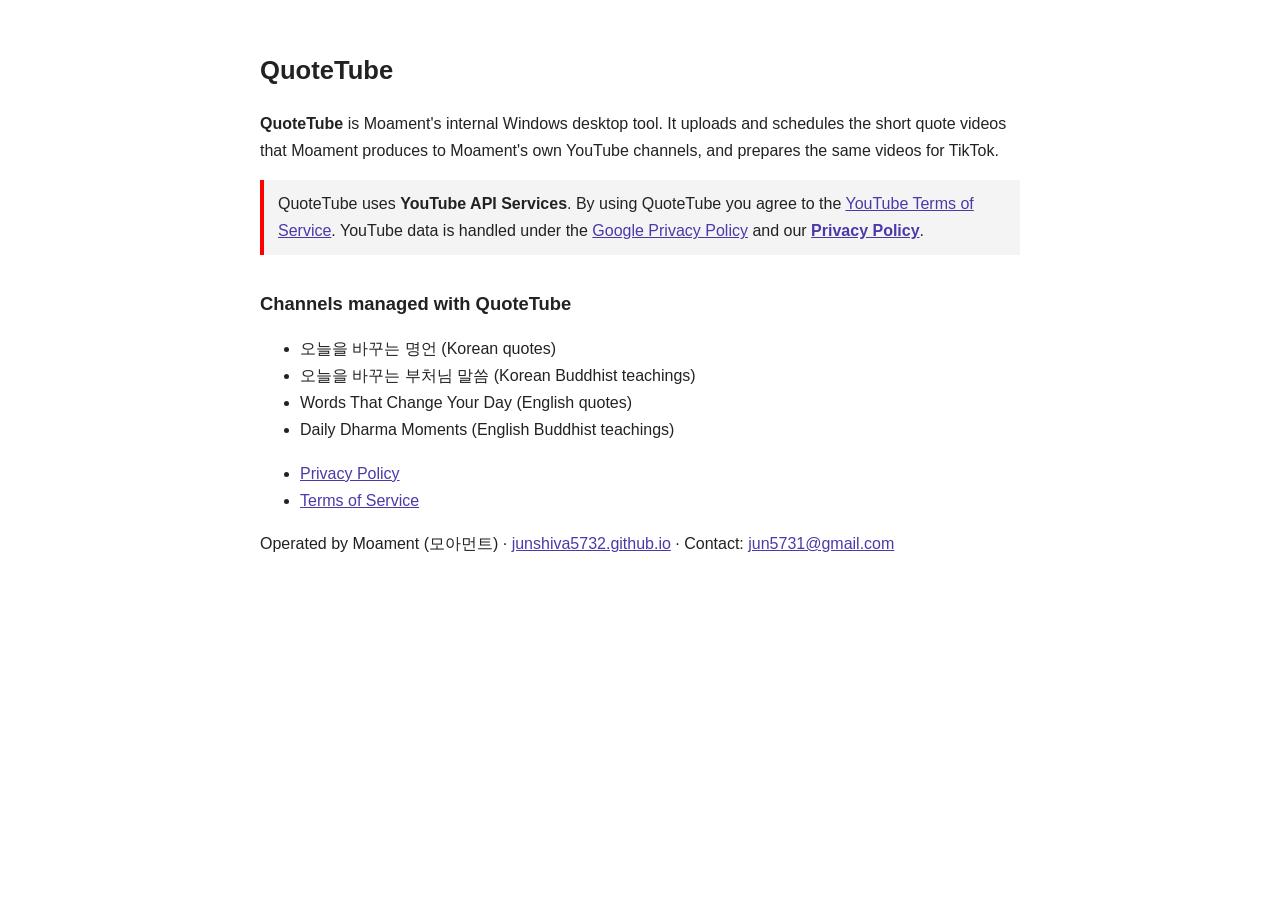
<file: index.html>
<!doctype html><html lang="en"><head><meta charset="utf-8"><meta name="viewport" content="width=device-width,initial-scale=1"><title>QuoteTube</title><link rel="stylesheet" href="style.css"></head><body>
<h1>QuoteTube</h1>
<p><b>QuoteTube</b> is Moament's internal Windows desktop tool. It uploads and schedules the short quote videos that Moament produces to Moament's own YouTube channels, and prepares the same videos for TikTok.</p>
<p style="padding:10px 14px;background:#f4f4f4;border-left:4px solid #ff0000">
QuoteTube uses <b>YouTube API Services</b>. By using QuoteTube you agree to the
<a href="https://www.youtube.com/t/terms">YouTube Terms of Service</a>.
YouTube data is handled under the <a href="https://policies.google.com/privacy">Google Privacy Policy</a>
and our <a href="privacy.html"><b>Privacy Policy</b></a>.</p>
<h2>Channels managed with QuoteTube</h2>
<ul>
<li>오늘을 바꾸는 명언 (Korean quotes)</li>
<li>오늘을 바꾸는 부처님 말씀 (Korean Buddhist teachings)</li>
<li>Words That Change Your Day (English quotes)</li>
<li>Daily Dharma Moments (English Buddhist teachings)</li>
</ul>
<ul><li><a href="privacy.html">Privacy Policy</a></li><li><a href="terms.html">Terms of Service</a></li></ul>
<p>Operated by Moament (모아먼트) · <a href="https://junshiva5732.github.io/">junshiva5732.github.io</a> · Contact: <a href="mailto:jun5731@gmail.com">jun5731@gmail.com</a></p>
</body></html>
</file>
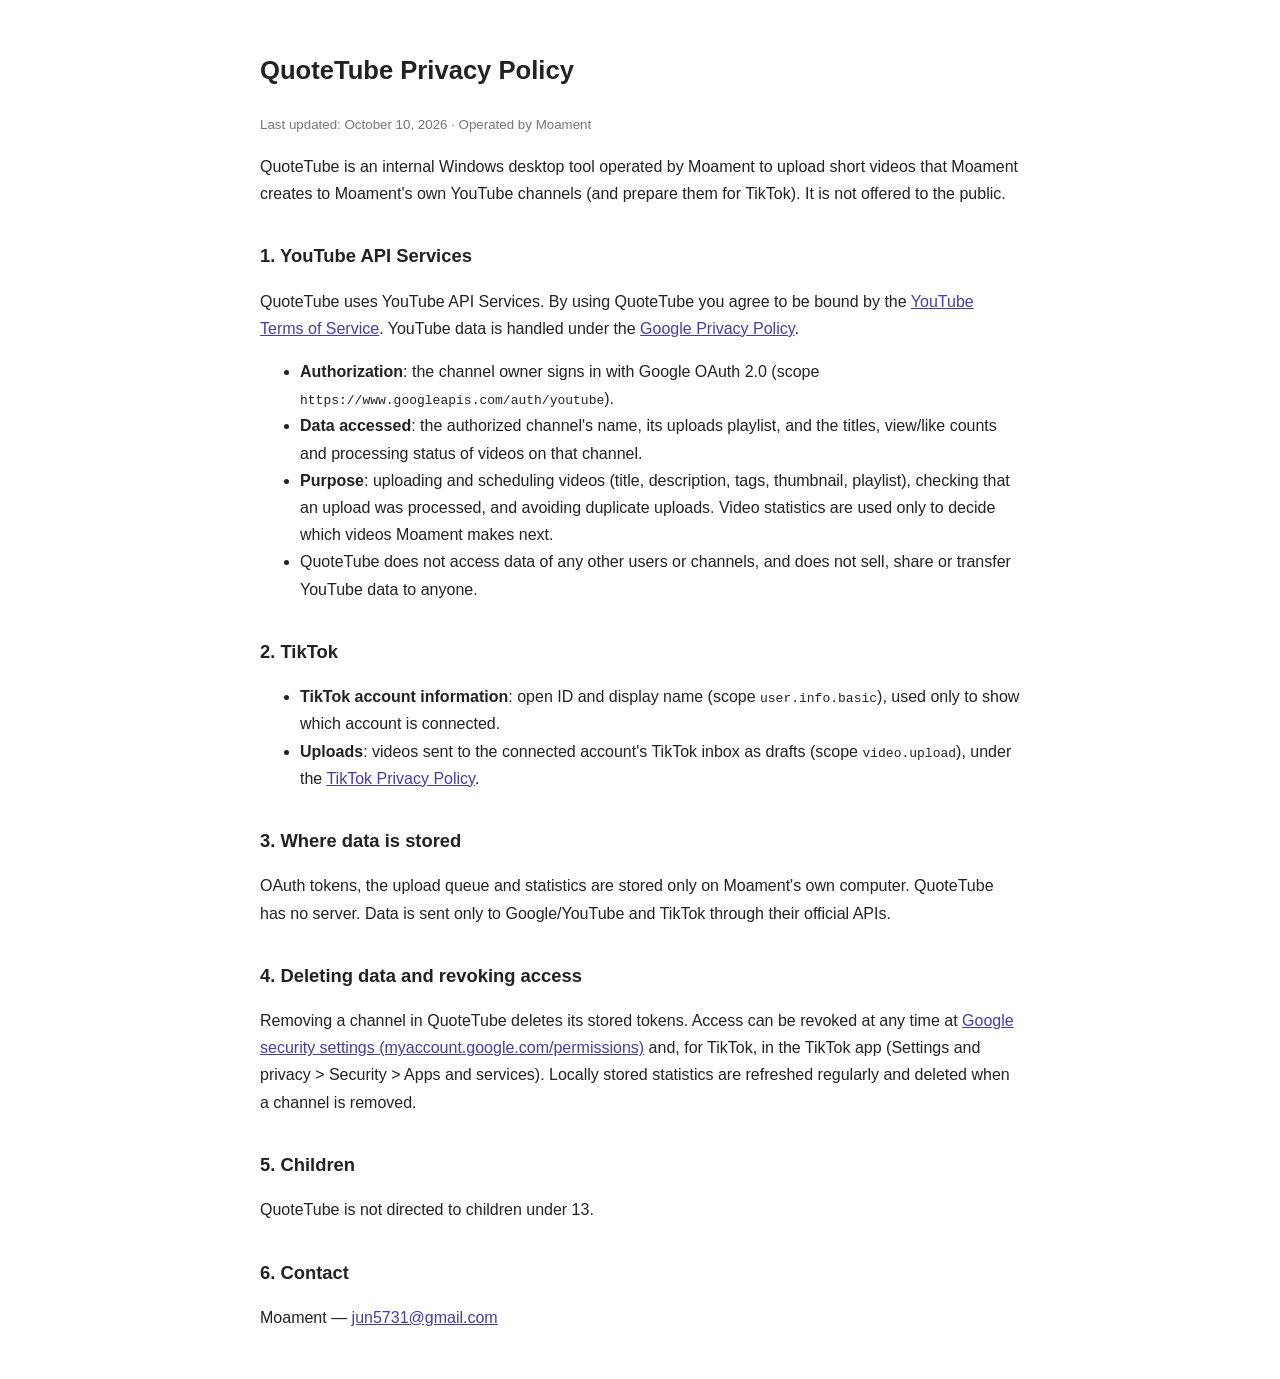
<file: privacy.html>
<!doctype html><html lang="en"><head><meta charset="utf-8"><meta name="viewport" content="width=device-width,initial-scale=1"><title>QuoteTube Privacy Policy</title><link rel="stylesheet" href="style.css"></head><body>
<h1>QuoteTube Privacy Policy</h1><small>Last updated: October 10, 2026 · Operated by Moament</small>
<p>QuoteTube is an internal Windows desktop tool operated by Moament to upload short videos that Moament creates to Moament's own YouTube channels (and prepare them for TikTok). It is not offered to the public.</p>

<h2>1. YouTube API Services</h2>
<p>QuoteTube uses YouTube API Services. By using QuoteTube you agree to be bound by the <a href="https://www.youtube.com/t/terms">YouTube Terms of Service</a>. YouTube data is handled under the <a href="https://policies.google.com/privacy">Google Privacy Policy</a>.</p>
<ul>
<li><b>Authorization</b>: the channel owner signs in with Google OAuth 2.0 (scope <code>https://www.googleapis.com/auth/youtube</code>).</li>
<li><b>Data accessed</b>: the authorized channel's name, its uploads playlist, and the titles, view/like counts and processing status of videos on that channel.</li>
<li><b>Purpose</b>: uploading and scheduling videos (title, description, tags, thumbnail, playlist), checking that an upload was processed, and avoiding duplicate uploads. Video statistics are used only to decide which videos Moament makes next.</li>
<li>QuoteTube does not access data of any other users or channels, and does not sell, share or transfer YouTube data to anyone.</li>
</ul>

<h2>2. TikTok</h2>
<ul>
<li><b>TikTok account information</b>: open ID and display name (scope <code>user.info.basic</code>), used only to show which account is connected.</li>
<li><b>Uploads</b>: videos sent to the connected account's TikTok inbox as drafts (scope <code>video.upload</code>), under the <a href="https://www.tiktok.com/legal/privacy-policy">TikTok Privacy Policy</a>.</li>
</ul>

<h2>3. Where data is stored</h2>
<p>OAuth tokens, the upload queue and statistics are stored only on Moament's own computer. QuoteTube has no server. Data is sent only to Google/YouTube and TikTok through their official APIs.</p>

<h2>4. Deleting data and revoking access</h2>
<p>Removing a channel in QuoteTube deletes its stored tokens. Access can be revoked at any time at <a href="https://myaccount.google.com/permissions">Google security settings (myaccount.google.com/permissions)</a> and, for TikTok, in the TikTok app (Settings and privacy &gt; Security &gt; Apps and services). Locally stored statistics are refreshed regularly and deleted when a channel is removed.</p>

<h2>5. Children</h2>
<p>QuoteTube is not directed to children under 13.</p>

<h2>6. Contact</h2>
<p>Moament — <a href="mailto:jun5731@gmail.com">jun5731@gmail.com</a></p>
</body></html>
</file>
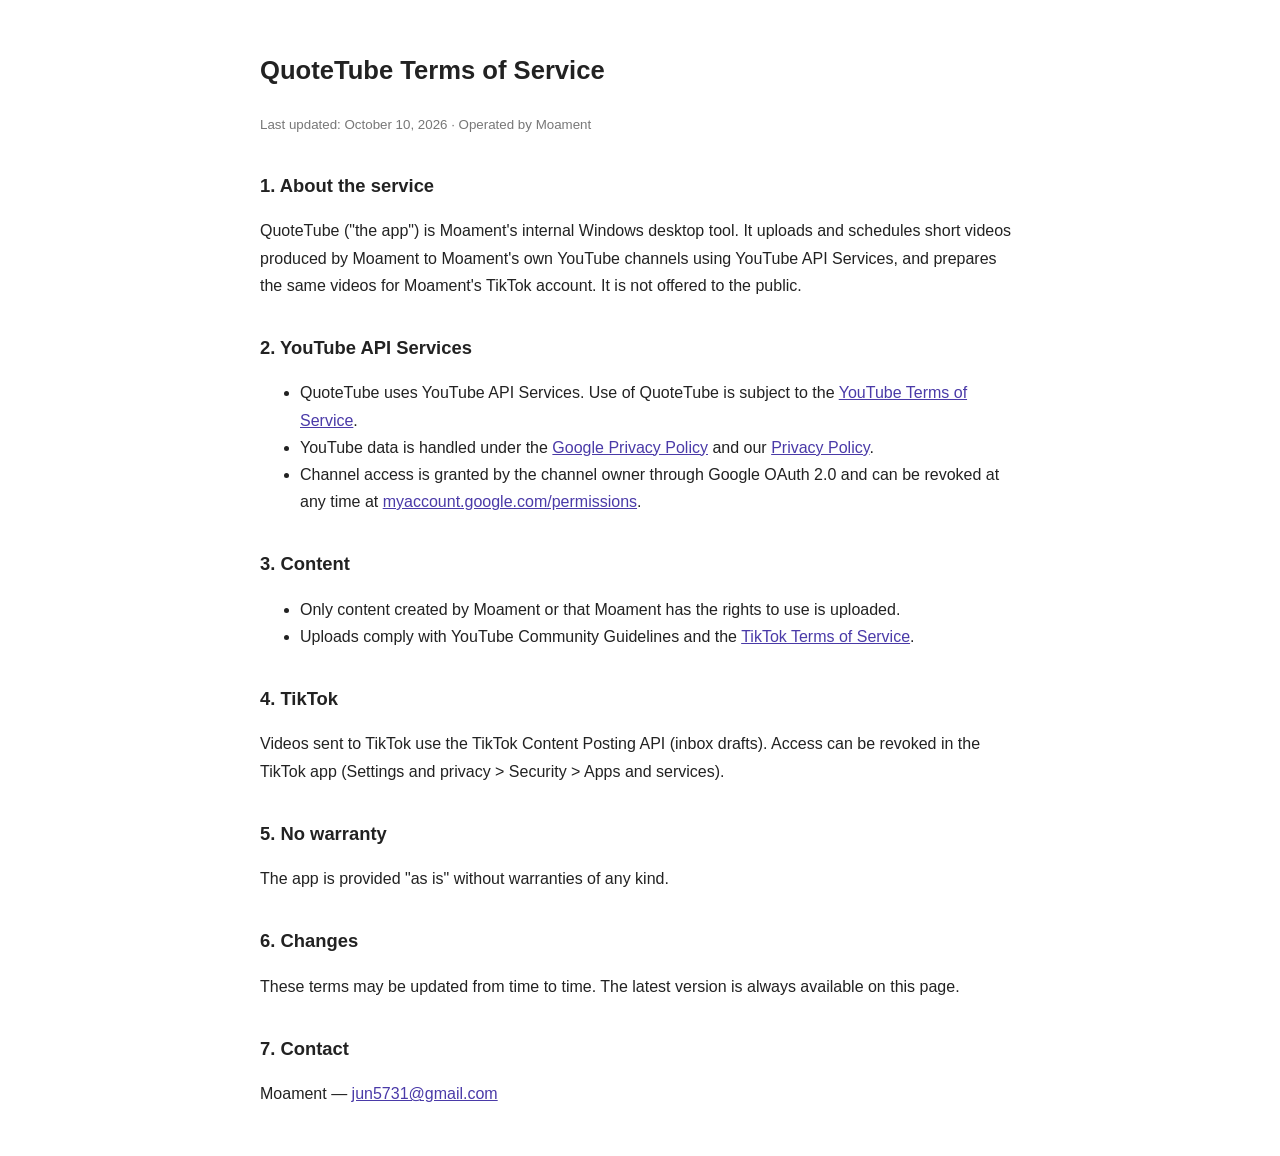
<file: terms.html>
<!doctype html><html lang="en"><head><meta charset="utf-8"><meta name="viewport" content="width=device-width,initial-scale=1"><title>QuoteTube Terms of Service</title><link rel="stylesheet" href="style.css"></head><body>
<h1>QuoteTube Terms of Service</h1><small>Last updated: October 10, 2026 · Operated by Moament</small>
<h2>1. About the service</h2>
<p>QuoteTube ("the app") is Moament's internal Windows desktop tool. It uploads and schedules short videos produced by Moament to Moament's own YouTube channels using YouTube API Services, and prepares the same videos for Moament's TikTok account. It is not offered to the public.</p>
<h2>2. YouTube API Services</h2>
<ul>
<li>QuoteTube uses YouTube API Services. Use of QuoteTube is subject to the <a href="https://www.youtube.com/t/terms">YouTube Terms of Service</a>.</li>
<li>YouTube data is handled under the <a href="https://policies.google.com/privacy">Google Privacy Policy</a> and our <a href="privacy.html">Privacy Policy</a>.</li>
<li>Channel access is granted by the channel owner through Google OAuth 2.0 and can be revoked at any time at <a href="https://myaccount.google.com/permissions">myaccount.google.com/permissions</a>.</li>
</ul>
<h2>3. Content</h2>
<ul>
<li>Only content created by Moament or that Moament has the rights to use is uploaded.</li>
<li>Uploads comply with YouTube Community Guidelines and the <a href="https://www.tiktok.com/legal/terms-of-service">TikTok Terms of Service</a>.</li>
</ul>
<h2>4. TikTok</h2>
<p>Videos sent to TikTok use the TikTok Content Posting API (inbox drafts). Access can be revoked in the TikTok app (Settings and privacy &gt; Security &gt; Apps and services).</p>
<h2>5. No warranty</h2>
<p>The app is provided "as is" without warranties of any kind.</p>
<h2>6. Changes</h2>
<p>These terms may be updated from time to time. The latest version is always available on this page.</p>
<h2>7. Contact</h2>
<p>Moament — <a href="mailto:jun5731@gmail.com">jun5731@gmail.com</a></p>
</body></html>
</file>
<file: style.css>
body{font-family:-apple-system,"Segoe UI","Malgun Gothic",sans-serif;max-width:760px;margin:0 auto;padding:32px 16px;line-height:1.7;color:#222;background:#fff}
h1{font-size:1.6em}h2{font-size:1.15em;margin-top:1.8em}a{color:#4a3aa8}small{color:#777}
</file>
